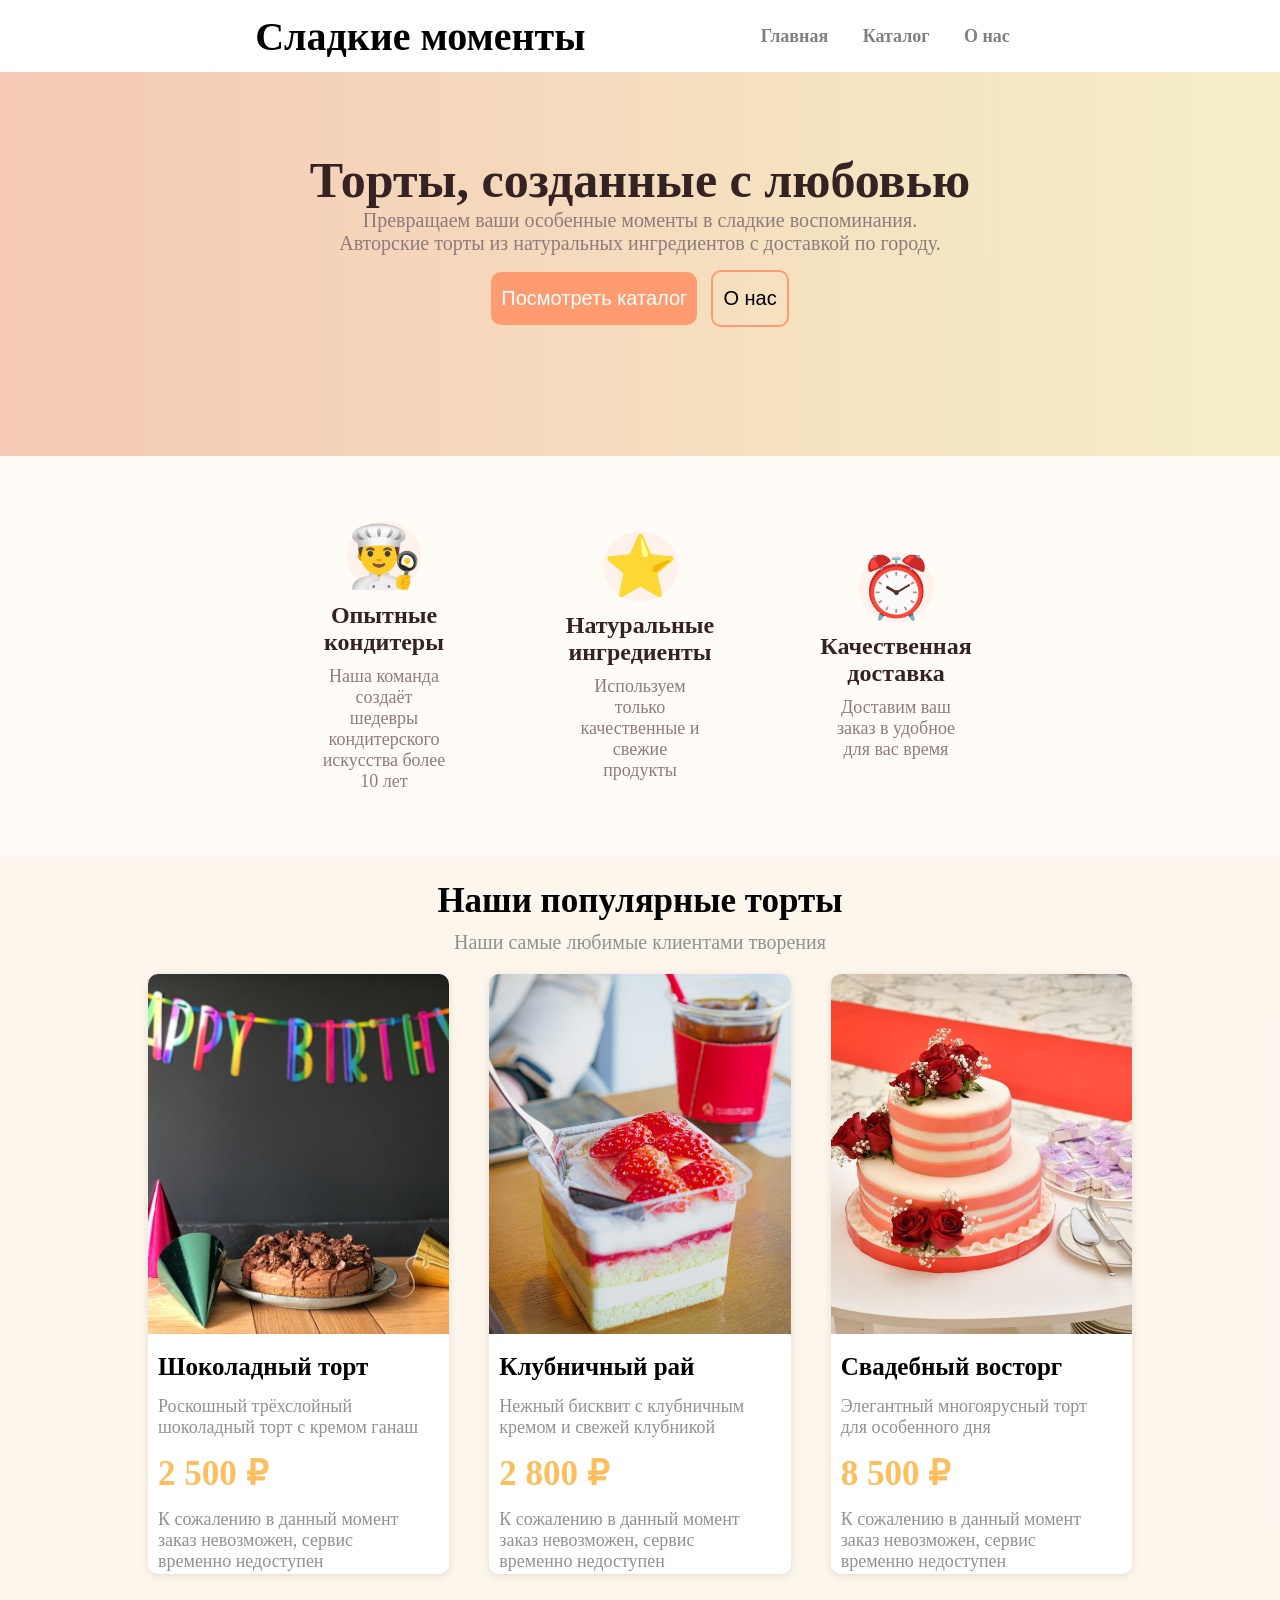
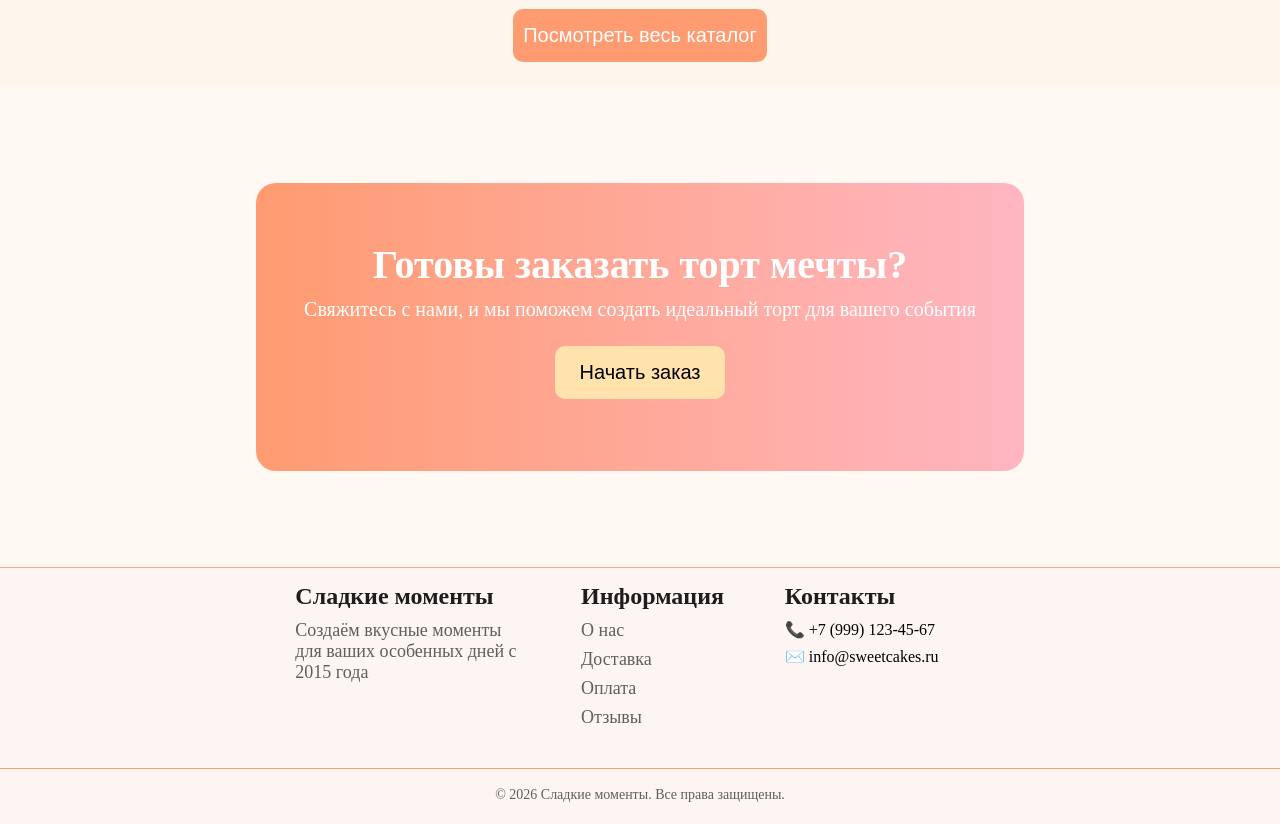
<file: index.html>
<!DOCTYPE html>
<html lang="ru">
<head>
    <meta charset="UTF-8">
    <meta name="viewport" content="width=device-width, initial-scale=1.0">
    <link rel="stylesheet" href="index.css">
    <title>Сладкие моменты</title>
</head>
<body>
    <header class="header-main">
        <h1>Сладкие моменты</h1>
        <nav class="header-nav">
            <a href="/"><strong>Главная</strong></a>
            <a href="/catalog.html"><strong>Каталог</strong></a>
            <a href="/about.html"><strong>О нас</strong></a>
        </nav>
    </header>
    <main>
        <div id="main">
            <h2>Торты, созданные с любовью</h2>
            <p>Превращаем ваши особенные моменты в сладкие воспоминания. Авторские торты из натуральных ингредиентов с доставкой по городу.</p>
            <div class="main-buttons">
                <a href="/catalog.html"><button id="catalog">Посмотреть каталог</button></a>
                <a href="/about.html"><button id="we">О нас</button></a>
            </div>
        </div>
        <div id="features">
            <div class="features">
                <h1>👨‍🍳</h1>
                <h2>Опытные кондитеры</h2>
                <p>Наша команда создаёт шедевры кондитерского искусства более 10 лет</p>
            </div>
            <div class="features">
                <h1>⭐</h1>
                <h2>Натуральные ингредиенты</h2>
                <p>Используем только качественные и свежие продукты</p>
            </div>
            <div class="features">
                <h1>⏰</h1>
                <h2>Качественная доставка</h2>
                <p>Доставим ваш заказ в удобное для вас время</p>
            </div>
        </div>
        <div id="featured-products">
            <h2>Наши популярные торты</h2>
            <p>Наши самые любимые клиентами творения</p>
            <div id="products">
                <div class="product-card">
                    <div class="product-image">
                        <img src="images\chocolate-cake.jpg" alt="Шоколадный торт">
                    </div>
                    <h3>Шоколадный торт</h3>
                    <p>Роскошный трёхслойный шоколадный торт с кремом ганаш</p>
                    <h4>2 500 ₽</h4>
                    <p>К сожалению в данный момент заказ невозможен, сервис временно недоступен</p>
                </div>
                <div class="product-card">
                    <div class="product-image">
                        <img src="images\strawberry-cake.jpg" alt="Клубничный рай">
                    </div>
                    <h3>Клубничный рай</h3>
                    <p>Нежный бисквит с клубничным кремом и свежей клубникой</p>
                    <h4>2 800 ₽</h4>
                    <p>К сожалению в данный момент заказ невозможен, сервис временно недоступен</p>
                </div>
                <div class="product-card">
                    <div class="product-image">
                        <img src="images\marry-cake.jpg" alt="Свадебный восторг">
                    </div>
                    <h3>Свадебный восторг</h3>
                    <p>Элегантный многоярусный торт для особенного дня</p>
                    <h4>8 500 ₽</h4>
                    <p>К сожалению в данный момент заказ невозможен, сервис временно недоступен</p>
                </div>
            </div>
            <a href="/catalog.html"><button class="main-button">Посмотреть весь каталог</button></a>
        </div>
        <div id="ready-get">
            <div id="catalog-transfer">
                <h2>Готовы заказать торт мечты?</h2>
                <p>Свяжитесь с нами, и мы поможем создать идеальный торт для вашего события</p>
                <a href="/catalog.html"><button id="contact-we">Начать заказ</button></a>
            </div>
        </div>
    </main>
    <footer>
        <div id="footer-content">
            <div id="footer-main">
                <h3>Сладкие моменты</h3>
                <p>Создаём вкусные моменты для ваших особенных дней с 2015 года</p>
            </div>
            <div id="footer-info">
                <h3>Информация</h3>
                <ul>
                    <li><a href="/about.html">О нас</a></li>
                    <li><a href="#main">Доставка</a></li>
                    <li><a href="#main">Оплата</a></li>
                    <li><a href="#main">Отзывы</a></li>
                </ul>
            </div>
            <div id="footer-contact">
                <h3>Контакты</h3>
                <ul>
                    <li>📞 +7 (999) 123-45-67</li>
                    <li>✉️ info@sweetcakes.ru</li>
                </ul>
            </div>
        </div>
        <div id="copyrights">
            <p>© 2026 Сладкие моменты. Все права защищены.</p>
        </div>
    </footer>
</body>
</html>
</file>
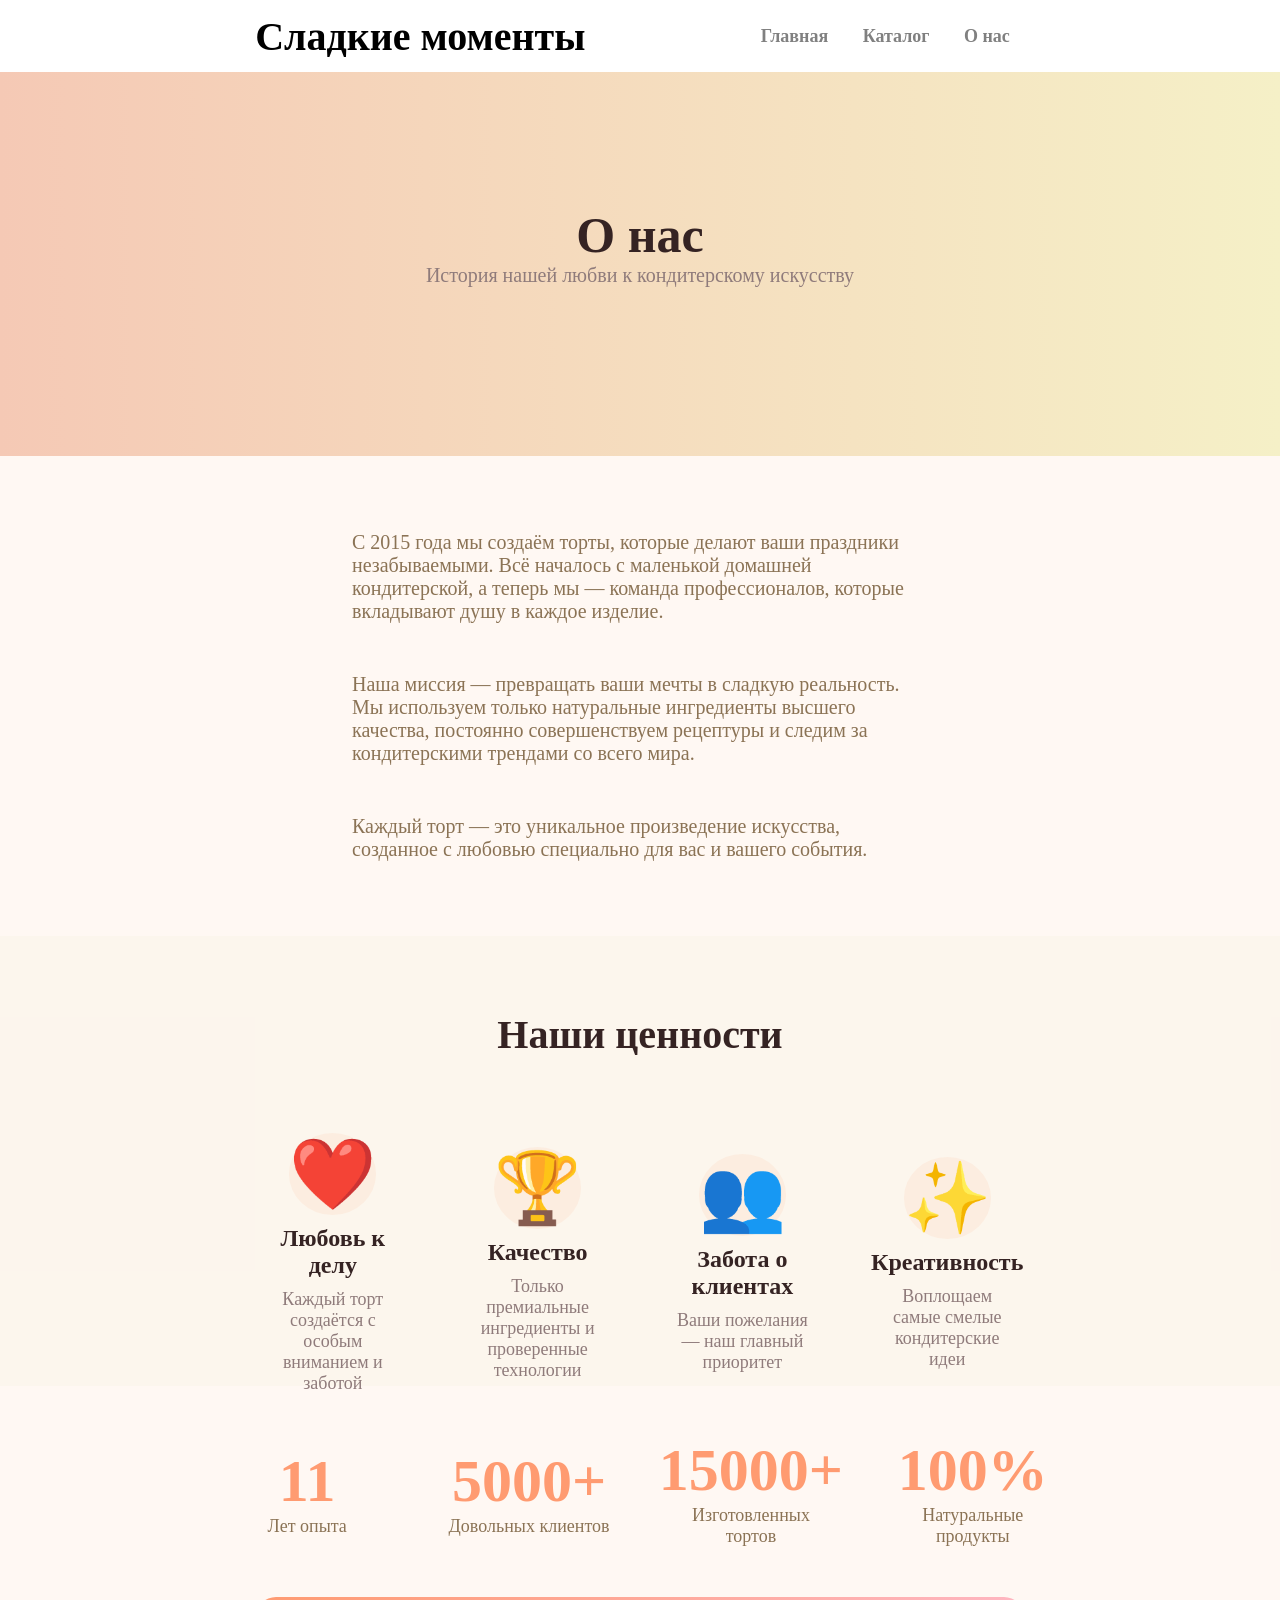
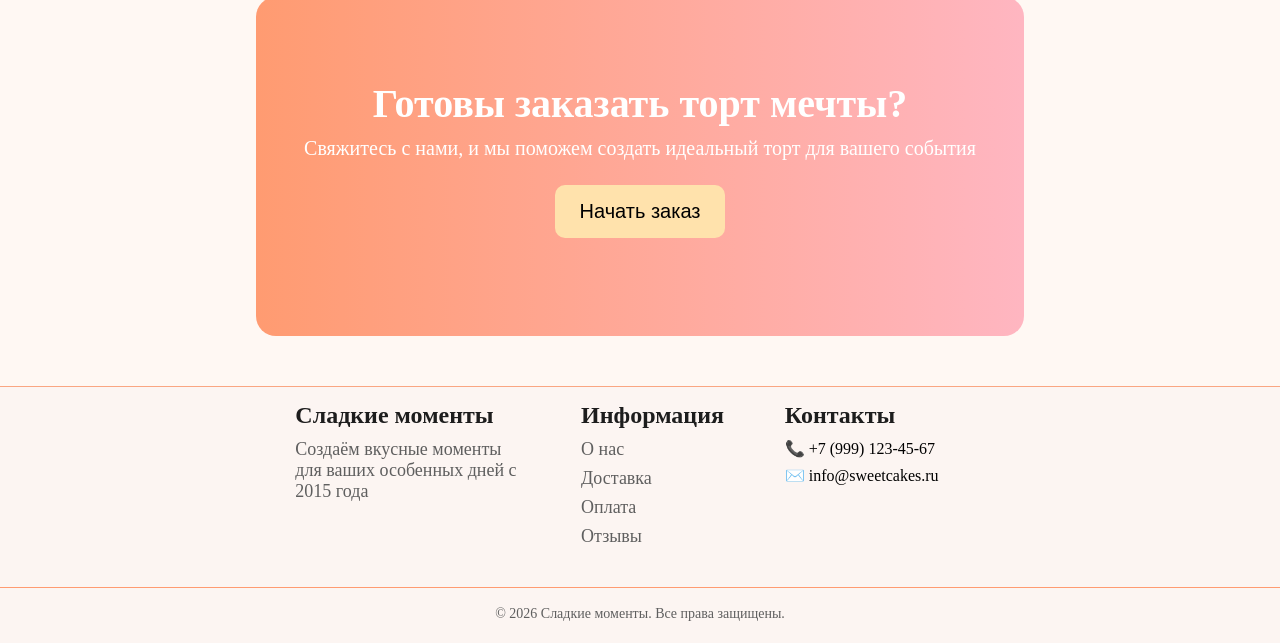
<file: about.html>
<!DOCTYPE html>
<html lang="ru">
<head>
    <meta charset="UTF-8">
    <meta name="viewport" content="width=device-width, initial-scale=1.0">
    <link rel="stylesheet" href="about.css">
    <title>Сладкие моменты</title>
</head>
<body>
    <header class="header-main">
        <h1>Сладкие моменты</h1>
        <nav class="header-nav">
            <a href="/"><strong>Главная</strong></a>
            <a href="/catalog.html"><strong>Каталог</strong></a>
            <a href="/about.html"><strong>О нас</strong></a>
        </nav>
    </header>
    <main>
        <div id="main">
            <h2>О нас</h2>
            <p>История нашей любви к кондитерскому искусству</p>
        </div>
        <div id="about-we">
            <p>С 2015 года мы создаём торты, которые делают ваши праздники незабываемыми. Всё началось с маленькой домашней кондитерской, а теперь мы — команда профессионалов, которые вкладывают душу в каждое изделие.</p>
            <p>Наша миссия — превращать ваши мечты в сладкую реальность. Мы используем только натуральные ингредиенты высшего качества, постоянно совершенствуем рецептуры и следим за кондитерскими трендами со всего мира.</p>
            <p>Каждый торт — это уникальное произведение искусства, созданное с любовью специально для вас и вашего события.</p>
        </div>
        <div id="features">
            <h2>Наши ценности</h2>
            <div id="row">
                <div class="features">
                    <h1>❤️</h1>
                    <h2>Любовь к делу</h2>
                    <p>Каждый торт создаётся с особым вниманием и заботой</p>
                </div>
                <div class="features">
                    <h1>🏆</h1>
                    <h2>Качество</h2>
                    <p>Только премиальные ингредиенты и проверенные технологии</p>
                </div>
                <div class="features">
                    <h1>👥</h1>
                    <h2>Забота о клиентах</h2>
                    <p>Ваши пожелания — наш главный приоритет</p>
                </div>
                <div class="features">
                    <h1>✨</h1>
                    <h2>Креативность</h2>
                    <p>Воплощаем самые смелые кондитерские идеи</p>
                </div>
            </div>
        </div>
        <div id="ready-get">
            <div id="stats">
                <div class="stats">
                    <h2>11</h2>
                    <p>Лет опыта</p>
                </div>
                <div class="stats">
                    <h2>5000+</h2>
                    <p>Довольных клиентов</p>
                </div>
                <div class="stats">
                    <h2>15000+</h2>
                    <p>Изготовленных тортов</p>
                </div>
                <div class="stats">
                    <h2>100%</h2>
                    <p>Натуральные продукты</p>
                </div>
            </div>
            <div id="catalog-transfer">
                <h2>Готовы заказать торт мечты?</h2>
                <p>Свяжитесь с нами, и мы поможем создать идеальный торт для вашего события</p>
                <a href="/catalog.html"><button id="contact-we">Начать заказ</button></a>
        </div>
    </main>
    <footer>
        <div id="footer-content">
            <div id="footer-main">
                <h3>Сладкие моменты</h3>
                <p>Создаём вкусные моменты для ваших особенных дней с 2015 года</p>
            </div>
            <div id="footer-info">
                <h3>Информация</h3>
                <ul>
                    <li><a href="/about.html">О нас</a></li>
                    <li><a href="/index.html">Доставка</a></li>
                    <li><a href="/index.html">Оплата</a></li>
                    <li><a href="/index.html">Отзывы</a></li>
                </ul>
            </div>
            <div id="footer-contact">
                <h3>Контакты</h3>
                <ul>
                    <li>📞 +7 (999) 123-45-67</li>
                    <li>✉️ info@sweetcakes.ru</li>
                </ul>
            </div>
        </div>
        <div id="copyrights">
            <p>© 2026 Сладкие моменты. Все права защищены.</p>
        </div>
    </footer>
</body>
</html>
</file>
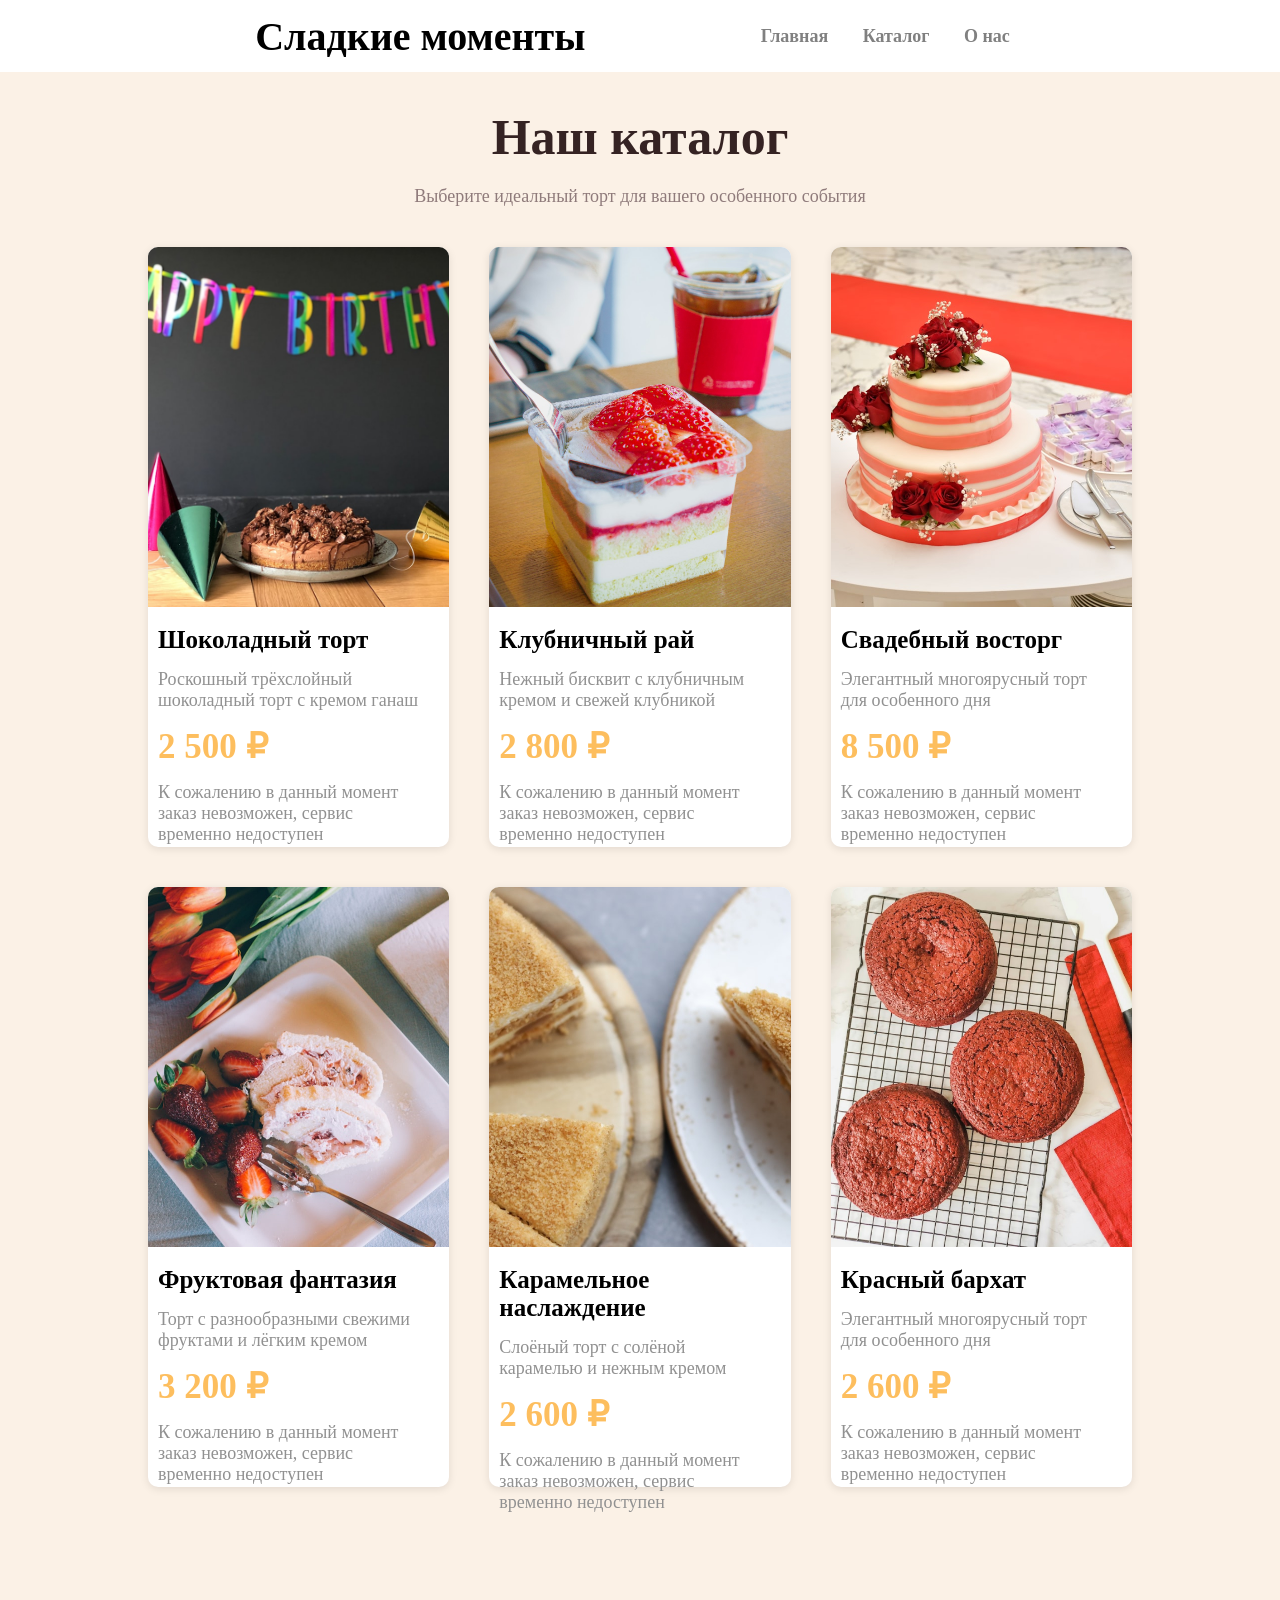
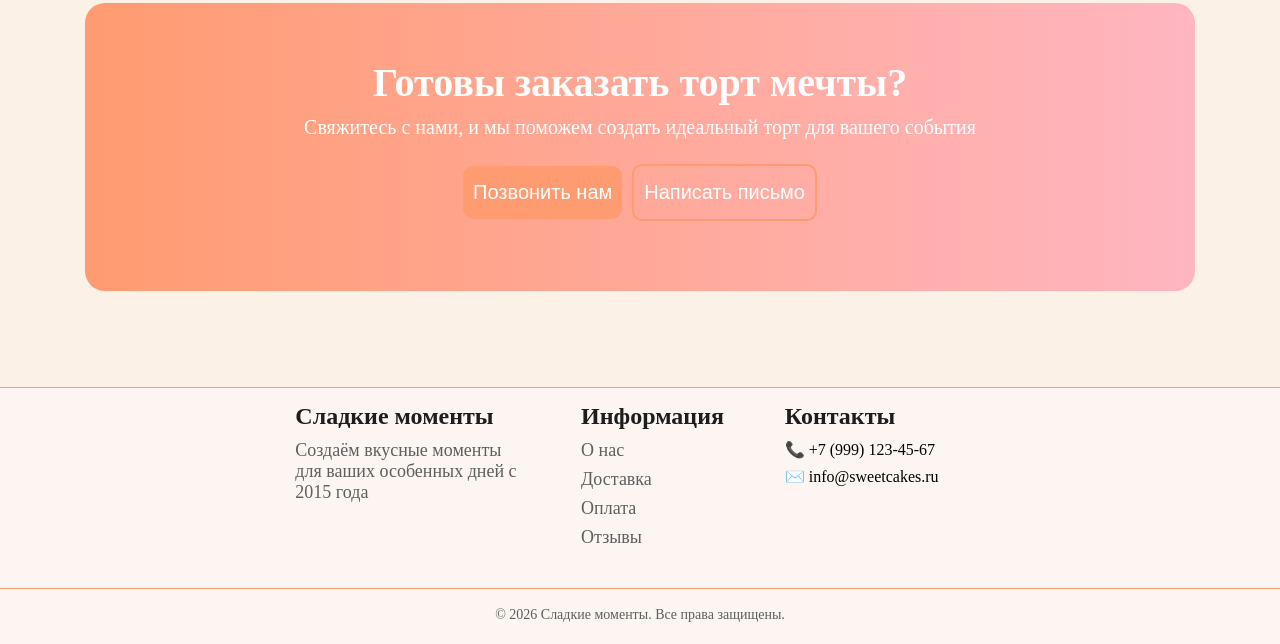
<file: catalog.html>
<!DOCTYPE html>
<html lang="ru">
<head>
    <meta charset="UTF-8">
    <meta name="viewport" content="width=device-width, initial-scale=1.0">
    <link rel="stylesheet" href="catalog.css">
    <title>Сладкие моменты</title>
</head>
<body>
    <header class="header-main">
        <h1>Сладкие моменты</h1>
        <nav class="header-nav">
            <a href="/"><strong>Главная</strong></a>
            <a href="/catalog.html"><strong>Каталог</strong></a>
            <a href="/about.html"><strong>О нас</strong></a>
        </nav>
    </header>
    <main>
        <div id="hello-catalog">
            <h2>Наш каталог</h2>
            <p>Выберите идеальный торт для вашего особенного события</p>
        </div>
        <div id="catalog">
            <div class="catalog-row">
                <div class="product-card">
                    <div class="product-image">
                        <img src="images\chocolate-cake.jpg" alt="Шоколадный торт">
                    </div>
                    <h3>Шоколадный торт</h3>
                    <p>Роскошный трёхслойный шоколадный торт с кремом ганаш</p>
                    <h4>2 500 ₽</h4>
                    <p>К сожалению в данный момент заказ невозможен, сервис временно недоступен</p>
                </div>
                <div class="product-card">
                    <div class="product-image">
                        <img src="images\strawberry-cake.jpg" alt="Клубничный рай">
                    </div>
                    <h3>Клубничный рай</h3>
                    <p>Нежный бисквит с клубничным кремом и свежей клубникой</p>
                    <h4>2 800 ₽</h4>
                    <p>К сожалению в данный момент заказ невозможен, сервис временно недоступен</p>
                </div>
                <div class="product-card">
                    <div class="product-image">
                        <img src="images\marry-cake.jpg" alt="Свадебный восторг">
                    </div>
                    <h3>Свадебный восторг</h3>
                    <p>Элегантный многоярусный торт для особенного дня</p>
                    <h4>8 500 ₽</h4>
                    <p>К сожалению в данный момент заказ невозможен, сервис временно недоступен</p>
                </div>
            </div>
            <div class="catalog-row">
                <div class="product-card">
                    <div class="product-image">
                        <img src="images\fruit-fantasy.jpg" alt="Фруктовая фантазия">
                    </div>
                    <h3>Фруктовая фантазия</h3>
                    <p>Торт с разнообразными свежими фруктами и лёгким кремом</p>
                    <h4>3 200 ₽</h4>
                    <p>К сожалению в данный момент заказ невозможен, сервис временно недоступен</p>
                </div>
                <div class="product-card">
                    <div class="product-image">
                        <img src="images\caramel-delight.jpg" alt="Карамельное наслаждение">
                    </div>
                    <h3>Карамельное наслаждение</h3>
                    <p>Слоёный торт с солёной карамелью и нежным кремом</p>
                    <h4>2 600 ₽</h4>
                    <p>К сожалению в данный момент заказ невозможен, сервис временно недоступен</p>
                </div>
                <div class="product-card">
                    <div class="product-image">
                        <img src="images\red-velvet.jpg" alt="Красный бархат">
                    </div>
                    <h3>Красный бархат</h3>
                    <p>Элегантный многоярусный торт для особенного дня</p>
                    <h4>2 600 ₽</h4>
                    <p>К сожалению в данный момент заказ невозможен, сервис временно недоступен</p>
                </div>
            </div>
            <div id="ready-get">
                <div id="just-contact">
                    <h2>Готовы заказать торт мечты?</h2>
                    <p>Свяжитесь с нами, и мы поможем создать идеальный торт для вашего события</p>
                    <div id="column-contact">
                        <a href="/catalog.html"><button id="call">Позвонить нам</button></a>
                        <a href="/catalog.html"><button id="mail">Написать письмо</button></a>
                    </div> 
                </div>
            </div>
        </div>
    </main>
    <footer>
        <div id="footer-content">
            <div id="footer-main">
                <h3>Сладкие моменты</h3>
                <p>Создаём вкусные моменты для ваших особенных дней с 2015 года</p>
            </div>
            <div id="footer-info">
                <h3>Информация</h3>
                <ul>
                    <li><a href="/about.html">О нас</a></li>
                    <li><a href="/index.html">Доставка</a></li>
                    <li><a href="/index.html">Оплата</a></li>
                    <li><a href="/index.html">Отзывы</a></li>
                </ul>
            </div>
            <div id="footer-contact">
                <h3>Контакты</h3>
                <ul>
                    <li>📞 +7 (999) 123-45-67</li>
                    <li>✉️ info@sweetcakes.ru</li>
                </ul>
            </div>
        </div>
        <div id="copyrights">
            <p>© 2026 Сладкие моменты. Все права защищены.</p>
        </div>
    </footer>
</body>
</html>
</file>
<file: index.css>
*{
    margin: 0;
    padding: 0;
}

.header-main{
    color: black;
    font-size: 20px;
    background-color: white;
    display: flex;
    flex-direction: row;
    justify-content: space-around;
    align-items: center;
    width: 100%;
    height: 72px;
    position: fixed;
}

.header-main h1{
    margin-left: 175px;
}

.header-nav{
    font-size: 18px;
    margin-right: 175px;
    text-decoration: none;
}

.header-nav a{
    color: grey;
    padding: 0 15px;
    text-decoration: none;
}

main{
    background-color:rgb(255, 252, 248);
}

#main{
    justify-content: center;
    align-items: center;
    flex-direction: column;
    display: flex;
    width: 100%;
    padding-top: 36px;
    height: 420px;
    background: linear-gradient(to left, rgb(245, 240, 199), #f5c9b5);
}

#main h2{
    color: rgb(53, 35, 35);
    font-size: 50px;
    text-align: center;
}

#main p{
    color: rgb(143, 123, 123);
    font-size: 20px;
    text-align: center;
    width: 50%;
}

#catalog{
    color: white;
    font-size: 20px;
    background-color: #ff9b71;
    border: none;
    margin: 15px 5px;
    margin-left: 5px;;
    padding: 15px 10px;
    border-radius: 10px;
    cursor: pointer;
}

#we{
    color: black;
    font-size: 20px;
    background-color: transparent;
    border: 2px solid #ff9b71;
    margin: 15px 5px;
    margin-left: 5px;;
    padding: 15px 10px;
    border-radius: 10px;
    cursor: pointer;
}

#features{
    justify-content:space-between;
    align-items: center;
    flex-direction: row;
    display: flex;
    width: 50%;
    margin: 0 auto; 
    height: 400px;
    background-color:rgb(255, 252, 248);
}

.features{  
    display: flex;
    flex-direction: column;
    justify-content: center;
    align-items: center;
    width: 20%;
    text-align: center;
}

.features h1{
    background-color:rgba(255, 155, 113, 0.1);
    border: none;
    border-radius: 50%;
    font-size: 60px;
    text-align: center;
}

.features h2{
    color: rgb(53, 35, 35);
    font-size: 24px;
    text-align: center;
    margin: 10px 0px;
}

.features p{
    color: rgb(143, 123, 123);
    font-size: 18px;
    text-align: center;
}

#featured-products{
    justify-content: center;
    align-items: center;
    display: flex;
    width: 100%;
    flex-direction: column;
    background-color: rgba(245, 230, 211, 0.3);
}

#featured-products h2{
    color: rgb(0, 0, 0);
    font-size: 35px;
    text-align: center;
    margin: 10px 0;
    margin-top: 25px;
}

#featured-products>p{
    color: rgb(145, 145, 145);
    font-size: 20px;
    text-align: center;
    width: 50%;
}

#products{
    justify-content: center;
    align-items: center;
    display: flex;
    width: 80%;
    height: auto;
}

.product-card{
    background-color: white;
    border-radius: 10px;
    text-align: left;
    margin: 20px 20px;
    width: 350px;
    height: 600px;
    box-shadow: 0px 2px 8px rgba(0, 0, 0, 0.1); 
}

.product-card img{
    width: 100%;
    height: 360px;
    object-fit: cover;
    border-top-left-radius: 10px;
    border-top-right-radius: 10px;
}

.product-card h3{
    color: black;
    font-size: 25px;
    text-align: center;
    text-align: left;
    margin: 15px 10px;
}

.product-card h4{
    color: rgb(253, 190, 94);
    font-size: 35px;
    text-align: center;
    text-align: left;
    margin: 15px 10px;
}

.product-card p{
    color: rgb(145, 145, 145);
    font-size: 18px;
    text-align: left;
    width: 90%;
    margin: 0 10px;
}

#featured-products button{
    color: white;
    font-size: 20px;
    background-color: #ff9b71;
    border: none;
    margin: 15px 5px;
    margin-left: 5px;;
    padding: 15px 10px;
    border-radius: 10px;
    cursor: pointer;
    margin-bottom: 25px;
}

#ready-get{
    width: 100%;
    display: flex;
    justify-content: center;
    align-items: center;
    background-color: #FFF8F3;
    height: 480px;
    border-bottom: #faa682 1px solid;
}

#catalog-transfer{
    background: linear-gradient(to left, #ffb6c1, #ff9b71);
    width: 60%;
    height: 60%;
    border: 0;
    border-radius: 20px;
    display: flex;
    justify-content: center;
    align-items: center;
    flex-direction: column;
    color: white;
    text-align: center;
}

#catalog-transfer h2{
    font-size: 40px;
    margin-bottom: 10px;
}

#catalog-transfer p{
    font-size: 20px;
    margin-bottom: 10px;
}

#contact-we{
    color: black;
    font-size: 20px;
    background-color: #ffe2ac;
    border: none;
    margin: 15px 5px;
    margin-left: 5px;;
    padding: 15px 25px;
    border-radius: 10px;
    cursor: pointer;
}

footer{
    background-color: #fcf5f2;
    color: black;
    align-items: center;
    display: flex;
    flex-direction: column;
    justify-content: center;
}

footer a{
    text-decoration: none;
    color: black;
}

footer h3{
    font-size: 24px;
    margin-bottom: 10px;
    color:#1d1d1d;
}

footer li{
    list-style: none;
    margin: 8px 0;
}

#footer-content{
    width: 55%;
    height: auto;
    margin: 0 auto;
    display: flex;
    flex-direction: row;
    justify-content: space-around;
    align-items: center;
    margin-left: 20.7%
}

#footer-main{
    height: 150px;
    width: 225px;
    margin: 15px 20px;
}

#footer-main p{
    font-size: 18px;
    color:rgb(95, 95, 95)
}

#footer-info{
    height: 150px;
    width: auto;
    margin: 15px 20px;
}

#footer-info a{
    font-size: 18px;
    color:rgb(95, 95, 95);  
}

#footer-contact{
    height: 150px;
    width: auto;
    margin: 15px 20px;
}

#copyrights{
    margin: 20px 0;
    font-size: 14px;
    color: rgb(95, 95, 95);
    height: 15px;
    width: 100%;
    text-align: center;
    border-top:#ff9b71 1px solid;
    padding: 10px 0;
}

#copyrights p{
    background-color: #fcf5f2;
    margin-top: 7.5px;
}
</file>
<file: about.css>
*{
    margin: 0;
    padding: 0;
}

.header-main{
    color: black;
    font-size: 20px;
    background-color: white;
    display: flex;
    flex-direction: row;
    justify-content: space-around;
    align-items: center;
    width: 100%;
    height: 72px;
    position: fixed;
}

.header-main h1{
    margin-left: 175px;
}

.header-nav{
    font-size: 18px;
    margin-right: 175px;
    text-decoration: none;
}

.header-nav a{
    color: grey;
    padding: 0 15px;
    text-decoration: none;
}

main{
    background-color:rgb(255, 252, 248);
}

#main{
    justify-content: center;
    align-items: center;
    flex-direction: column;
    display: flex;
    width: 100%;
    padding-top: 36px;
    height: 420px;
    background: linear-gradient(to left, rgb(245, 240, 199), #f5c9b5);
}

#main h2{
    color: rgb(53, 35, 35);
    font-size: 50px;
    text-align: center;
}

#main p{
    color: rgb(143, 123, 123);
    font-size: 20px;
    text-align: center;
    width: 50%;
}

#about-we{
    justify-content: center;
    align-items: center;
    flex-direction: column;
    text-align: left;
    display: flex;
    width: 100%;
    color: #8B7355;
    background-color: #FFF8F3;
    padding: 50px 0;
}

#about-we p{
    font-size: 20px;
    width: 45%;
    margin: 25px 0;
}

#features{
    justify-content:space-between;
    align-items: center;
    flex-direction: column;
    display: flex;
    width: 100%;
    margin: 0 auto; 
    height: 400px;
    padding-bottom: 50px;
    background-color:rgba(245, 230, 211, 0.3);
}

#features>h2{
    color: rgb(53, 35, 35);
    font-size: 40px;
    text-align: center;
    margin: 75px 0;
}

#row{
    display: flex;
    flex-direction: row;
    justify-content: space-between;
    align-items: center;
    width: 60%;
    height: auto;
}


.features{  
    display: flex;
    flex-direction: column;
    justify-content: center;
    align-items: center;
    width: 20%;
    text-align: center;
}

.features h1{
    background-color:rgba(255, 155, 113, 0.1);
    border: none;
    border-radius: 50%;
    font-size: 70px;
    text-align: center;
}

.features h2{
    color: rgb(53, 35, 35);
    font-size: 24px;
    text-align: center;
    margin: 10px 0px;
}

.features p{
    color: rgb(143, 123, 123);
    font-size: 18px;
    text-align: center;
    width: 90%;
}

#ready-get{
    width: 100%;
    display: flex;
    justify-content: center;
    align-items: center;
    flex-direction: column;
    background-color: #FFF8F3;
    height: 600px;
    border-bottom: #faa682 1px solid;
}

#stats{
    display: flex;
    flex-direction: row;
    justify-content: space-between;
    align-items: center;
    width: 65%;
    margin: 50px 0;
    height: auto;
}

.stats{
    display: flex;
    flex-direction: column;
    justify-content: center;
    align-items: center;
    width: 20%;
    text-align: center;
}

.stats h2{
    color: #FF9B71;
    font-size: 60px;
}

.stats p{
    color: #8B7355;
    font-size: 18px;
}

#catalog-transfer{
    background: linear-gradient(to left, #ffb6c1, #ff9b71);
    width: 60%;
    height: 60%;
    border: 0;
    border-radius: 20px;
    margin-bottom: 50px;
    display: flex;
    justify-content: center;
    align-items: center;
    flex-direction: column;
    color: white;
    text-align: center;
}

#catalog-transfer h2{
    font-size: 40px;
    margin-bottom: 10px;
}

#catalog-transfer p{
    font-size: 20px;
    margin-bottom: 10px;
}

#contact-we{
    color: black;
    font-size: 20px;
    background-color: #ffe2ac;
    border: none;
    margin: 15px 5px;
    margin-left: 5px;;
    padding: 15px 25px;
    border-radius: 10px;
    cursor: pointer;
}

footer{
    background-color: #fcf5f2;
    color: black;
    align-items: center;
    display: flex;
    flex-direction: column;
    justify-content: center;
}

footer a{
    text-decoration: none;
    color: black;
}

footer h3{
    font-size: 24px;
    margin-bottom: 10px;
    color:#1d1d1d;
}

footer li{
    list-style: none;
    margin: 8px 0;
}

#footer-content{
    width: 55%;
    height: auto;
    margin: 0 auto;
    display: flex;
    flex-direction: row;
    justify-content: space-around;
    align-items: center;
    margin-left: 20.7%
}

#footer-main{
    height: 150px;
    width: 225px;
    margin: 15px 20px;
}

#footer-main p{
    font-size: 18px;
    color:rgb(95, 95, 95)
}

#footer-info{
    height: 150px;
    width: auto;
    margin: 15px 20px;
}

#footer-info a{
    font-size: 18px;
    color:rgb(95, 95, 95);  
}

#footer-contact{
    height: 150px;
    width: auto;
    margin: 15px 20px;
}

#copyrights{
    margin: 20px 0;
    font-size: 14px;
    color: rgb(95, 95, 95);
    height: 15px;
    width: 100%;
    text-align: center;
    border-top:#ff9b71 1px solid;
    padding: 10px 0;
}

#copyrights p{
    background-color: #fcf5f2;
    margin-top: 7.5px;
}
</file>
<file: catalog.css>
*{
    margin: 0;
    padding: 0;
}

.header-main{
    color: black;
    font-size: 20px;
    background-color: white;
    display: flex;
    flex-direction: row;
    justify-content: space-around;
    align-items: center;
    width: 100%;
    height: 72px;
    position: fixed;
}

.header-main h1{
    margin-left: 175px;
}

.header-nav{
    font-size: 18px;
    margin-right: 175px;
    text-decoration: none;
}

.header-nav a{
    color: grey;
    padding: 0 15px;
    text-decoration: none;
}

main{
    background-color: rgba(240, 210, 171, 0.3);
    padding-top: 72px;
    display: flex;
    flex-direction: column;
    align-items: center;
    width: 100%;
    justify-content: center;
}

#hello-catalog{
    justify-content: center;
    align-items: center;
    flex-direction: column;
    display: flex;
    width: 100%;
    padding-top: 36px;
    height: auto;
}

#hello-catalog h2{
    color: rgb(53, 35, 35);
    font-size: 50px;
    text-align: center;
}

#hello-catalog p{
    color: rgb(143, 123, 123);
    font-size: 18px;
    margin: 20px 0;
    text-align: center;
}

#catalog{
    justify-content: center;
    align-items: center;
    flex-direction: column;
    display: flex;
    width: 80%;
    height: auto;
}

.catalog-row{
    display: flex;
    flex-direction: row;
    justify-content: center;
    align-items: center;
    width: 100%;
    height: auto;
}

.product-card{
    background-color: white;
    border-radius: 10px;
    text-align: left;
    margin: 20px 20px;
    width: 350px;
    height: 600px;
    box-shadow: 0px 2px 8px rgba(0, 0, 0, 0.1); 
}

.product-card img{
    width: 100%;
    height: 360px;
    object-fit: cover;
    border-top-left-radius: 10px;
    border-top-right-radius: 10px;
}

.product-card h3{
    color: black;
    font-size: 25px;
    text-align: center;
    text-align: left;
    margin: 15px 10px;
}

.product-card h4{
    color: rgb(253, 190, 94);
    font-size: 35px;
    text-align: center;
    text-align: left;
    margin: 15px 10px;
}

.product-card p{
    color: rgb(145, 145, 145);
    font-size: 18px;
    text-align: left;
    width: 90%;
    margin: 0 10px;
}

#ready-get{
    width: 1850px;
    display: flex;
    justify-content: center;
    align-items: center;
    height: 480px;
}

#just-contact{
    background: linear-gradient(to left, #ffb6c1, #ff9b71);
    width: 60%;
    height: 60%;
    border: 0;
    border-radius: 20px;
    display: flex;
    justify-content: center;
    align-items: center;
    flex-direction: column;
    color: white;
    text-align: center;
}

#just-contact h2{
    font-size: 40px;
    margin-bottom: 10px;
}

#just-contact p{
    font-size: 20px;
    margin-bottom: 10px;
}

#column-contact{
    display: flex;
    flex-direction: row;
    justify-content: center;
    align-items: center;
    width: 100%;
    height: auto;
}

#call{
    color: white;
    font-size: 20px;
    background-color: #ff9b71;
    border: none;
    margin: 15px 5px;
    margin-left: 5px;;
    padding: 15px 10px;
    border-radius: 10px;
    cursor: pointer;
}

#mail{
    color: white;
    font-size: 20px;
    background-color: transparent;
    border: 2px solid #ff9b71;
    margin: 15px 5px;
    margin-left: 5px;;
    padding: 15px 10px;
    border-radius: 10px;
    cursor: pointer;
}

footer{
    background-color: #fcf5f2;
    color: black;
    align-items: center;
    display: flex;
    border-top:#ff9b71 1px solid;
    flex-direction: column;
    justify-content: center;
}

footer a{
    text-decoration: none;
    color: black;
}

footer h3{
    font-size: 24px;
    margin-bottom: 10px;
    color:#1d1d1d;
}

footer li{
    list-style: none;
    margin: 8px 0;
}

#footer-content{
    width: 55%;
    height: auto;
    margin: 0 auto;
    display: flex;
    flex-direction: row;
    justify-content: space-around;
    align-items: center;
    margin-left: 20.7%
}

#footer-main{
    height: 150px;
    width: 225px;
    margin: 15px 20px;
}

#footer-main p{
    font-size: 18px;
    color:rgb(95, 95, 95)
}

#footer-info{
    height: 150px;
    width: auto;
    margin: 15px 20px;
}

#footer-info a{
    font-size: 18px;
    color:rgb(95, 95, 95);  
}

#footer-contact{
    height: 150px;
    width: auto;
    margin: 15px 20px;
}

#copyrights{
    margin: 20px 0;
    font-size: 14px;
    color: rgb(95, 95, 95);
    height: 15px;
    width: 100%;
    text-align: center;
    border-top:#ff9b71 1px solid;
    padding: 10px 0;
}

#copyrights p{
    background-color: #fcf5f2;
    margin-top: 7.5px;
}
</file>
